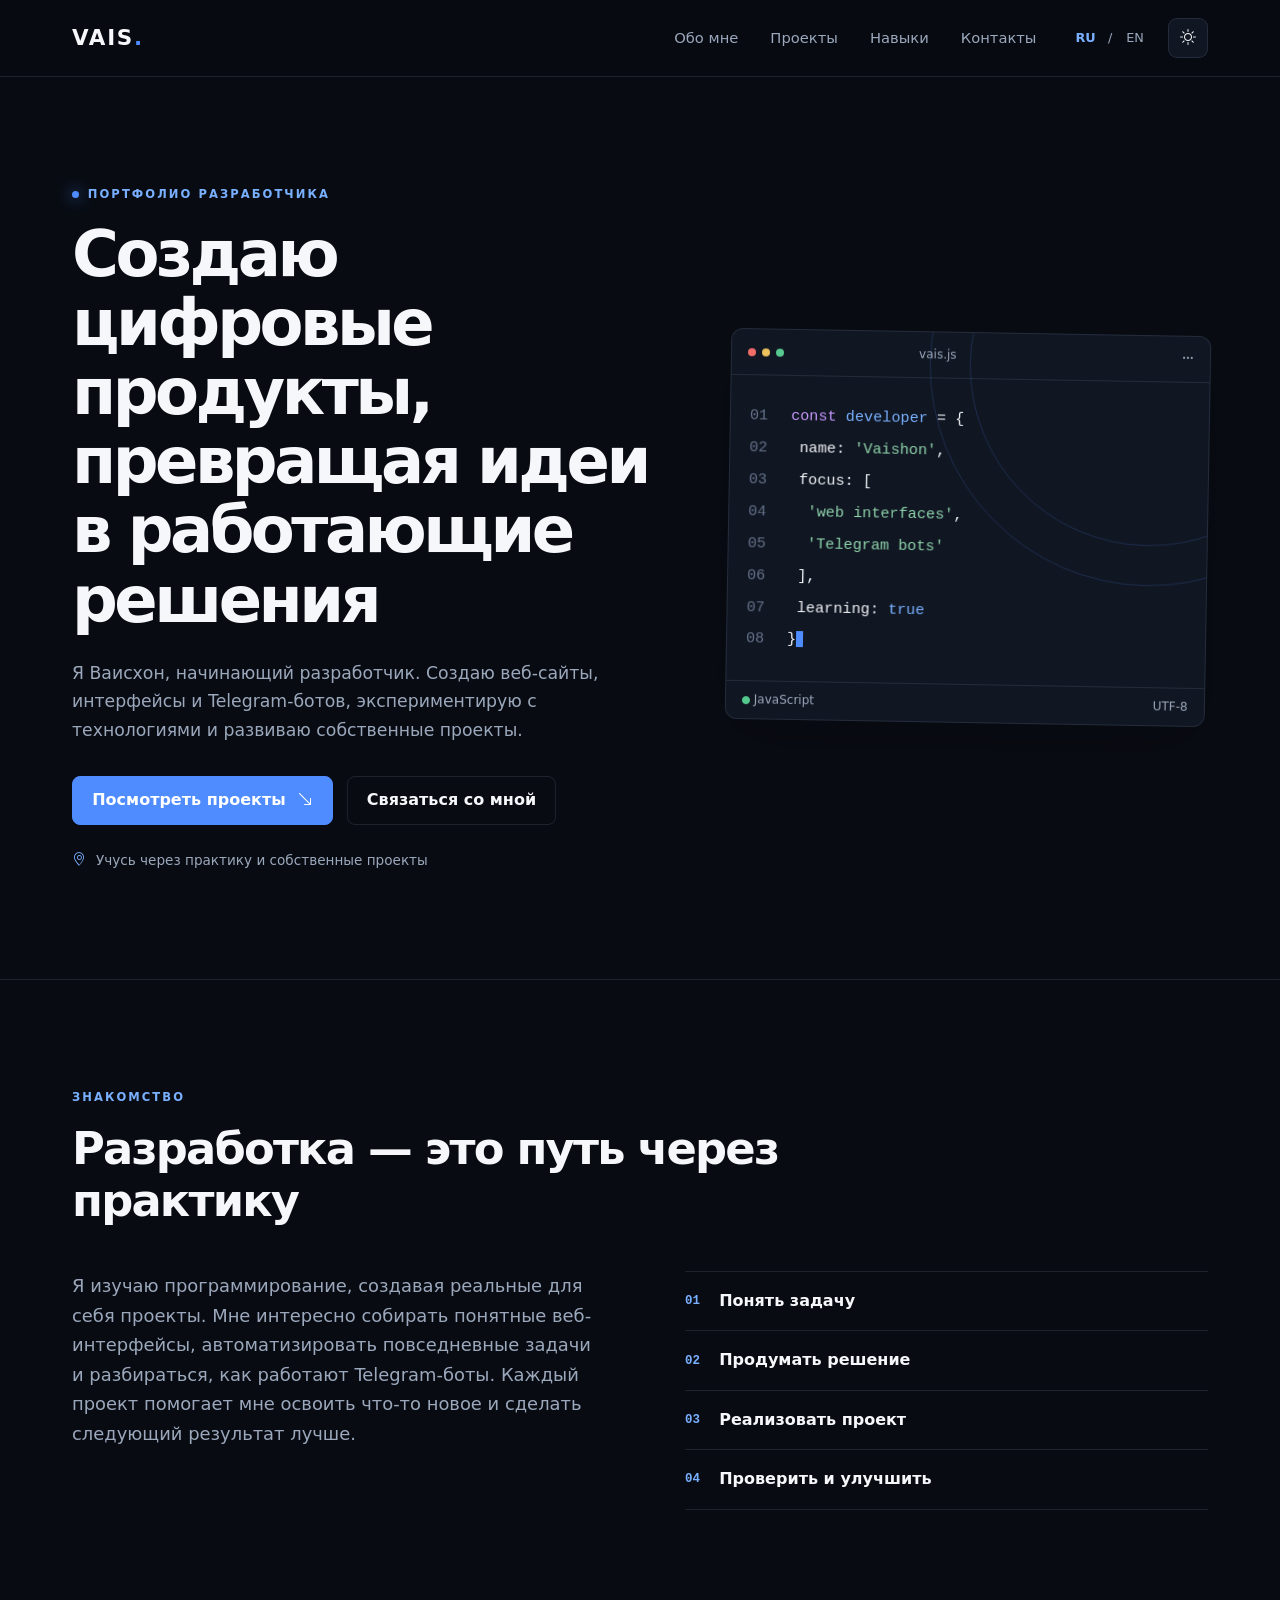
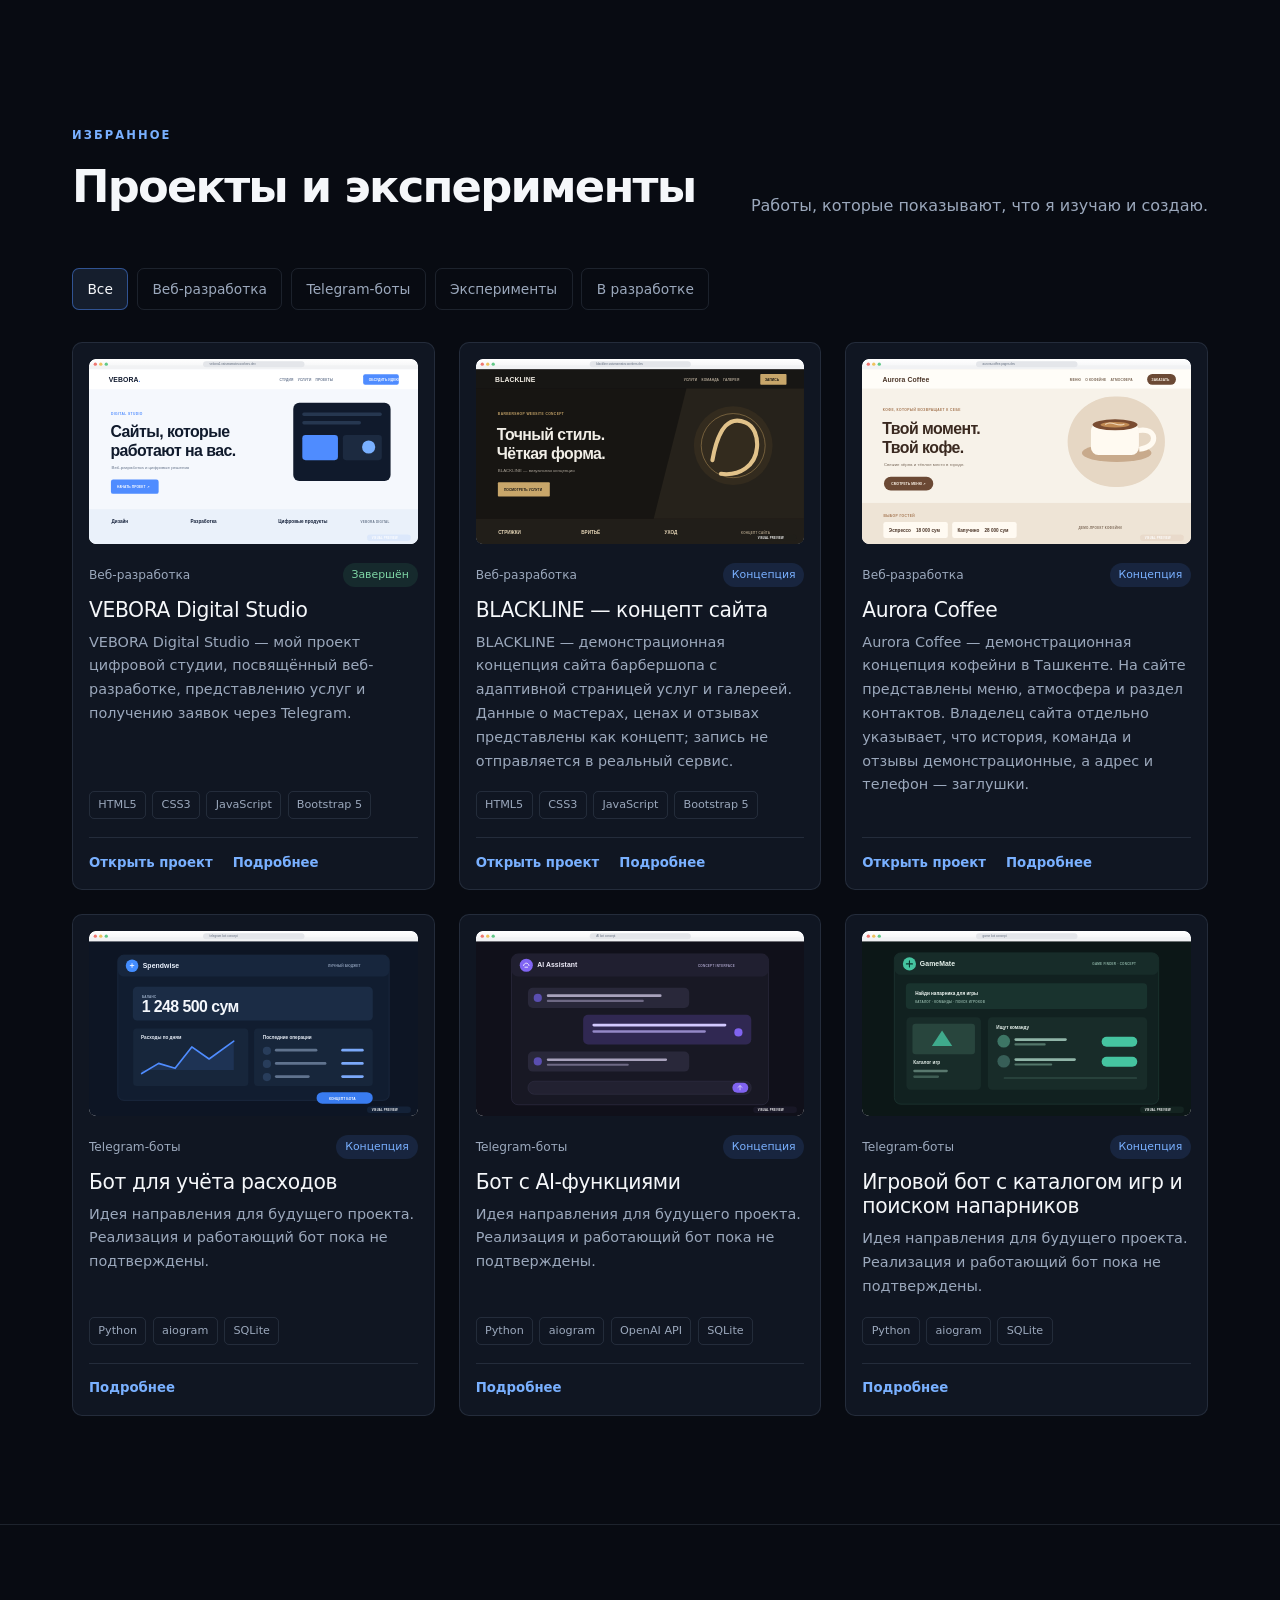
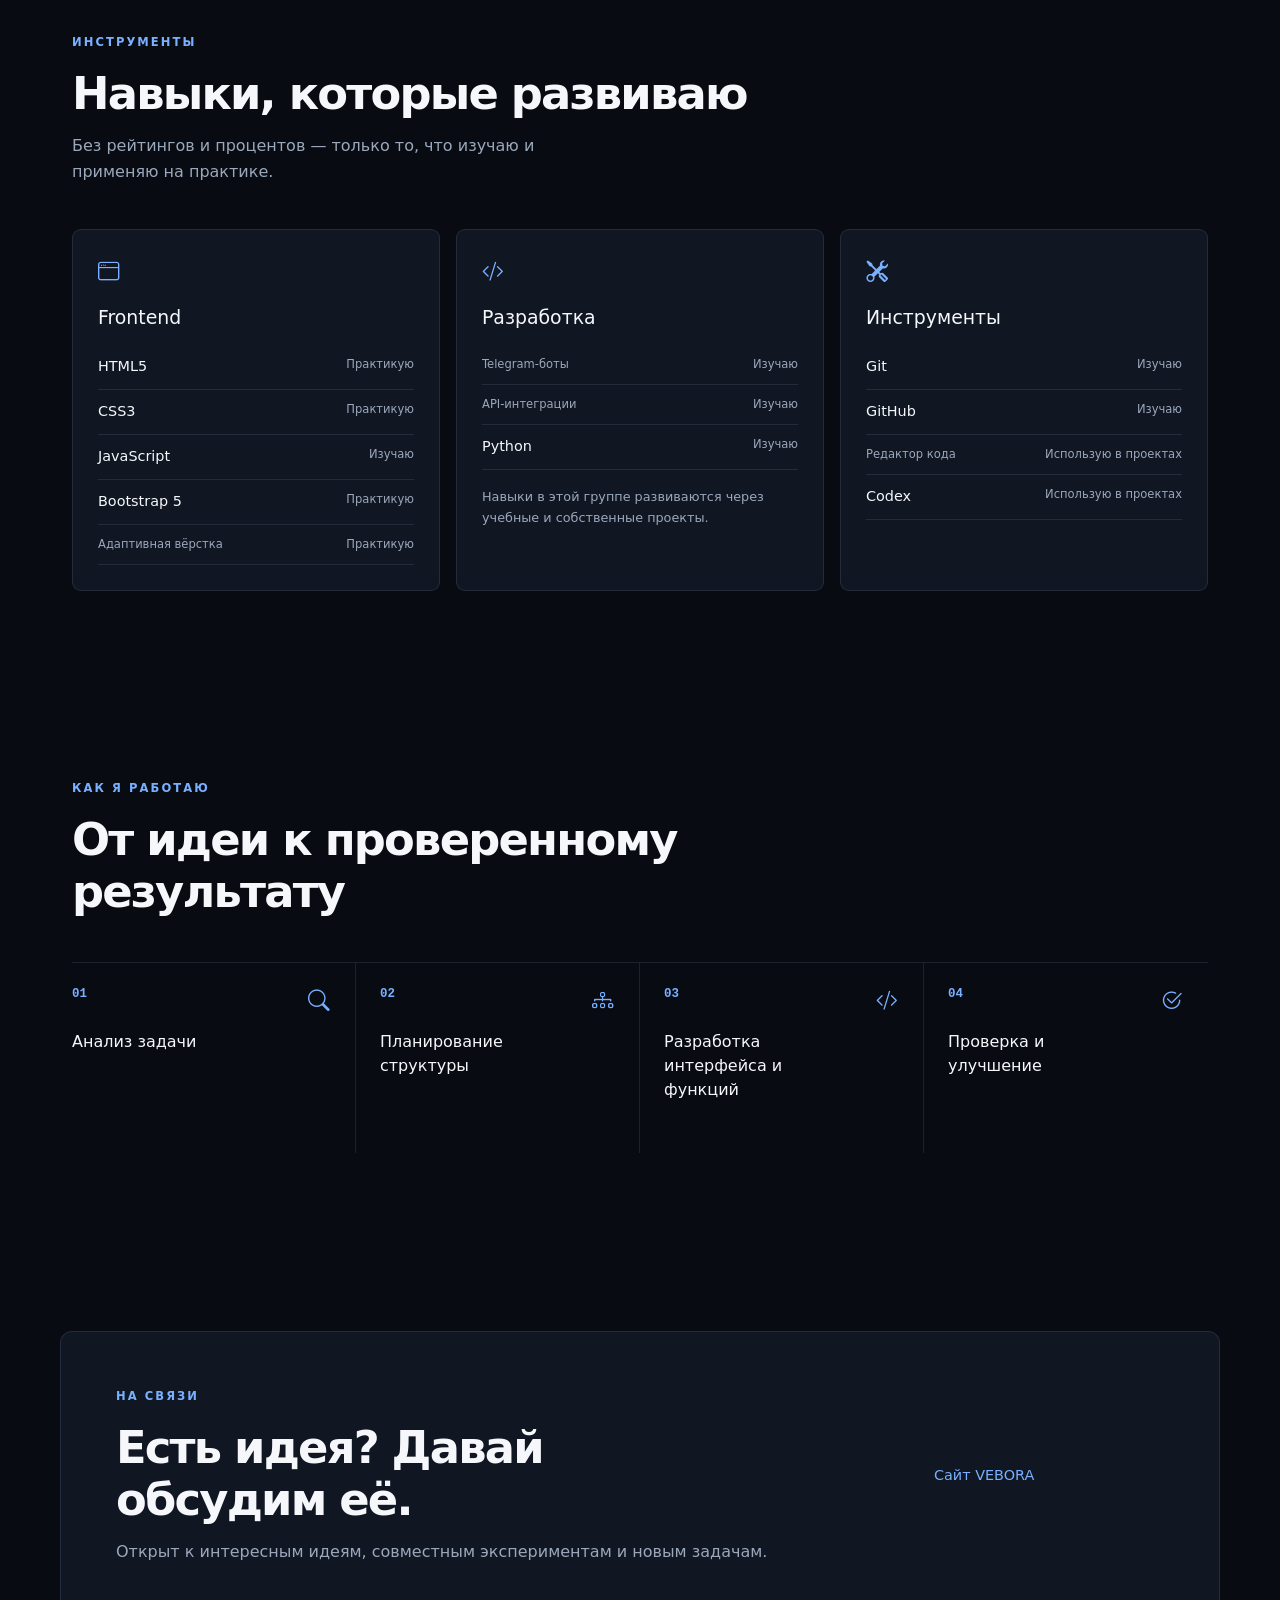
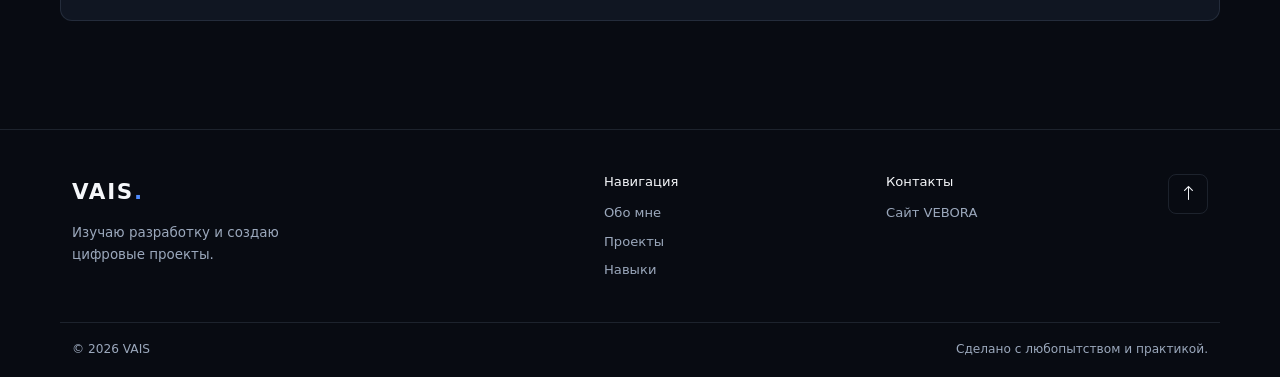
<file: vais-portfolio/index.html>
<!doctype html>
<html lang="ru">
<head>
  <meta charset="utf-8"><meta name="viewport" content="width=device-width, initial-scale=1">
  <title>VAIS — Портфолио разработчика</title>
  <meta name="description" content="Портфолио Ваисхона Маматова: веб-разработка, интерфейсы, Telegram-боты и личные проекты.">
  <meta property="og:type" content="website"><meta property="og:title" content="VAIS — Портфолио разработчика"><meta property="og:description" content="Веб-разработка, интерфейсы и цифровые эксперименты Ваисхона Маматова.">
  <meta name="theme-color" content="#080b12"><link rel="icon" href="favicon.svg" type="image/svg+xml"><link rel="stylesheet" href="https://cdn.jsdelivr.net/npm/bootstrap@5.3.3/dist/css/bootstrap.min.css"><link rel="stylesheet" href="https://cdn.jsdelivr.net/npm/bootstrap-icons@1.11.3/font/bootstrap-icons.min.css"><link rel="stylesheet" href="css/style.css"><link rel="stylesheet" href="css/responsive.css">
  <script type="application/ld+json">{"@context":"https://schema.org","@type":"Person","name":"Ваисхон Маматов","jobTitle":"Начинающий разработчик","knowsAbout":["Web development","JavaScript","Telegram bots"]}</script>
  <script defer src="js/config.js"></script><script defer src="js/translations.js"></script><script defer src="js/projects.js"></script><script defer src="js/main.js"></script>
</head>
<body>
<a class="skip-link" href="#main" data-i18n="skip">К основному содержимому</a>
<header class="site-header"><nav class="navbar navbar-expand-lg" aria-label="Основная навигация" data-i18n-aria="a11y.nav"><div class="container"><a class="navbar-brand brand" href="#main" aria-label="VAIS — главная">VAIS<span>.</span></a><button class="navbar-toggler" type="button" data-bs-toggle="collapse" data-bs-target="#navMain" aria-controls="navMain" aria-expanded="false" aria-label="Открыть меню" data-i18n-aria="a11y.menu"><span class="navbar-toggler-icon"></span></button><div class="collapse navbar-collapse" id="navMain"><ul class="navbar-nav ms-auto align-items-lg-center gap-lg-3"><li><a class="nav-link" href="#about" data-i18n="nav.about">Обо мне</a></li><li><a class="nav-link" href="#projects" data-i18n="nav.projects">Проекты</a></li><li><a class="nav-link" href="#skills" data-i18n="nav.skills">Навыки</a></li><li><a class="nav-link" href="#contact" data-i18n="nav.contact">Контакты</a></li></ul><div class="nav-tools"><div class="language-switch" role="group" aria-label="Язык интерфейса" data-i18n-aria="a11y.language"><button type="button" data-language="ru" aria-pressed="true">RU</button><span>/</span><button type="button" data-language="en" aria-pressed="false">EN</button></div><button class="icon-button theme-toggle" type="button" aria-label="Переключить тему" title="Переключить тему"><i class="bi bi-sun"></i></button></div></div></div></nav></header>
<main id="main">
<section class="hero section-pad"><div class="container hero-grid"><div class="hero-copy"><p class="eyebrow"><span class="pulse-dot"></span><span data-i18n="hero.eyebrow">ПОРТФОЛИО РАЗРАБОТЧИКА</span></p><h1 data-i18n="hero.title">Создаю цифровые продукты, превращая идеи в работающие решения</h1><p class="hero-lead" data-i18n="hero.lead">Я Ваисхон, начинающий разработчик. Создаю веб-сайты, интерфейсы и Telegram-ботов, экспериментирую с технологиями и развиваю собственные проекты.</p><div class="hero-actions"><a class="btn btn-primary" href="#projects"><span data-i18n="hero.projects">Посмотреть проекты</span><i class="bi bi-arrow-down-right"></i></a><a class="btn btn-outline" href="#contact" data-i18n="hero.contact">Связаться со мной</a></div><p class="hero-note"><i class="bi bi-geo-alt"></i> <span data-i18n="hero.note">Учусь через практику и собственные проекты</span></p></div><div class="code-window" aria-hidden="true"><div class="window-top"><div class="window-dots"><i></i><i></i><i></i></div><span>vais.js</span><i class="bi bi-three-dots"></i></div><div class="code-content"><p><span class="code-muted">01</span> <span class="code-purple">const</span> <span class="code-blue">developer</span> = {</p><p><span class="code-muted">02</span> &nbsp;name: <span class="code-green">'Vaishon'</span>,</p><p><span class="code-muted">03</span> &nbsp;focus: [</p><p><span class="code-muted">04</span> &nbsp;&nbsp;<span class="code-green">'web interfaces'</span>,</p><p><span class="code-muted">05</span> &nbsp;&nbsp;<span class="code-green">'Telegram bots'</span></p><p><span class="code-muted">06</span> &nbsp;],</p><p><span class="code-muted">07</span> &nbsp;learning: <span class="code-blue">true</span></p><p><span class="code-muted">08</span> }<span class="cursor"></span></p></div><div class="window-footer"><span><i class="bi bi-circle-fill"></i> JavaScript</span><span>UTF-8</span></div><div class="hero-orbit orbit-one"></div><div class="hero-orbit orbit-two"></div></div></div></section>
<section id="about" class="section-pad section-border"><div class="container"><div class="section-heading"><p class="eyebrow" data-i18n="about.eyebrow">ЗНАКОМСТВО</p><h2 data-i18n="about.title">Разработка — это путь через практику</h2></div><div class="about-grid"><p class="about-text" data-i18n="about.text">Я изучаю программирование, создавая реальные для себя проекты. Мне интересно собирать понятные веб-интерфейсы, автоматизировать повседневные задачи и разбираться, как работают Telegram-боты. Каждый проект помогает мне освоить что-то новое и сделать следующий результат лучше.</p><div class="principles"><div><span>01</span><p data-i18n="about.p1">Понять задачу</p></div><div><span>02</span><p data-i18n="about.p2">Продумать решение</p></div><div><span>03</span><p data-i18n="about.p3">Реализовать проект</p></div><div><span>04</span><p data-i18n="about.p4">Проверить и улучшить</p></div></div></div></div></section>
<section id="projects" class="section-pad"><div class="container"><div class="section-heading heading-row"><div><p class="eyebrow" data-i18n="projects.eyebrow">ИЗБРАННОЕ</p><h2 data-i18n="projects.title">Проекты и эксперименты</h2></div><p class="heading-note" data-i18n="projects.note">Работы, которые показывают, что я изучаю и создаю.</p></div><div class="filter-list" role="group" aria-label="Фильтр проектов" data-i18n-aria="a11y.filter"><button class="filter-button active" data-filter="all" data-i18n="filter.all">Все</button><button class="filter-button" data-filter="web" data-i18n="filter.web">Веб-разработка</button><button class="filter-button" data-filter="bots" data-i18n="filter.bots">Telegram-боты</button><button class="filter-button" data-filter="experiments" data-i18n="filter.experiments">Эксперименты</button><button class="filter-button" data-filter="development" data-i18n="filter.development">В разработке</button></div><div id="projectGrid" class="row g-4 project-grid" aria-live="polite"></div><noscript><div class="noscript-note"><p>VEBORA Digital Studio — мой собственный проект цифровой студии, посвящённый веб-разработке, представлению услуг и получению заявок через Telegram.</p><p>Другие направления — концепции Telegram-ботов: учёт расходов, AI-функции, каталог игр и поиск напарников. Их реализация пока не подтверждена.</p><a href="https://vebora1.vaismamatov.workers.dev/" rel="noopener noreferrer">Открыть сайт VEBORA</a></div></noscript></div></section>
<section id="skills" class="section-pad section-border"><div class="container"><div class="section-heading"><p class="eyebrow" data-i18n="skills.eyebrow">ИНСТРУМЕНТЫ</p><h2 data-i18n="skills.title">Навыки, которые развиваю</h2><p class="section-intro" data-i18n="skills.intro">Без рейтингов и процентов — только то, что изучаю и применяю на практике.</p></div><div class="row g-3 skills-grid"><div class="col-md-4"><article class="skill-card"><i class="bi bi-window"></i><h3 data-i18n="skills.frontend">Frontend</h3><ul><li>HTML5 <span data-i18n="status.practice">Практикую</span></li><li>CSS3 <span data-i18n="status.practice">Практикую</span></li><li>JavaScript <span data-i18n="status.learning">Изучаю</span></li><li>Bootstrap 5 <span data-i18n="status.practice">Практикую</span></li><li><span data-i18n="skills.responsive">Адаптивная вёрстка</span><span data-i18n="status.practice">Практикую</span></li></ul></article></div><div class="col-md-4"><article class="skill-card"><i class="bi bi-code-slash"></i><h3 data-i18n="skills.development">Разработка</h3><ul><li><span data-i18n="skills.bots">Telegram-боты</span><span data-i18n="status.learning">Изучаю</span></li><li><span data-i18n="skills.api">API-интеграции</span><span data-i18n="status.learning">Изучаю</span></li><li>Python <span data-i18n="status.learning">Изучаю</span></li></ul><p class="skill-footnote" data-i18n="skills.devnote">Навыки в этой группе развиваются через учебные и собственные проекты.</p></article></div><div class="col-md-4"><article class="skill-card"><i class="bi bi-tools"></i><h3 data-i18n="skills.tools">Инструменты</h3><ul><li>Git <span data-i18n="status.learning">Изучаю</span></li><li>GitHub <span data-i18n="status.learning">Изучаю</span></li><li><span data-i18n="skills.editor">Редактор кода</span><span data-i18n="status.using">Использую в проектах</span></li><li>Codex <span data-i18n="status.using">Использую в проектах</span></li></ul></article></div></div></div></section>
<section class="section-pad process-section"><div class="container"><div class="section-heading"><p class="eyebrow" data-i18n="process.eyebrow">КАК Я РАБОТАЮ</p><h2 data-i18n="process.title">От идеи к проверенному результату</h2></div><div class="process-grid"><article><span>01</span><i class="bi bi-search"></i><h3 data-i18n="process.one">Анализ задачи</h3></article><article><span>02</span><i class="bi bi-diagram-3"></i><h3 data-i18n="process.two">Планирование структуры</h3></article><article><span>03</span><i class="bi bi-code-slash"></i><h3 data-i18n="process.three">Разработка интерфейса и функций</h3></article><article><span>04</span><i class="bi bi-check2-circle"></i><h3 data-i18n="process.four">Проверка и улучшение</h3></article></div></div></section>
<section id="contact" class="section-pad contact-section"><div class="container contact-box"><div><p class="eyebrow" data-i18n="contact.eyebrow">НА СВЯЗИ</p><h2 data-i18n="contact.title">Есть идея? Давай обсудим её.</h2><p data-i18n="contact.text">Открыт к интересным идеям, совместным экспериментам и новым задачам.</p></div><div id="contactLinks" class="contact-links"><!-- Optional contacts are populated from config.js --></div></div></section>
</main>
<footer class="site-footer"><div class="container footer-main"><div><a class="brand" href="#main">VAIS<span>.</span></a><p data-i18n="footer.blurb">Изучаю разработку и создаю цифровые проекты.</p></div><div><h2 data-i18n="footer.nav">Навигация</h2><a href="#about" data-i18n="nav.about">Обо мне</a><a href="#projects" data-i18n="nav.projects">Проекты</a><a href="#skills" data-i18n="nav.skills">Навыки</a></div><div><h2 data-i18n="footer.contact">Контакты</h2><div id="footerContacts"></div></div><a class="back-top" href="#main" aria-label="Наверх" data-i18n-aria="a11y.top"><i class="bi bi-arrow-up"></i></a></div><div class="container footer-bottom"><span>© <span id="currentYear"></span> VAIS</span><span data-i18n="footer.made">Сделано с любопытством и практикой.</span></div></footer>
<div class="toast-container position-fixed bottom-0 end-0 p-3"><div id="siteToast" class="toast" role="status" aria-live="polite"><div class="toast-body" id="toastMessage"></div></div></div>
<script src="https://cdn.jsdelivr.net/npm/bootstrap@5.3.3/dist/js/bootstrap.bundle.min.js"></script>
</body></html>
</file>
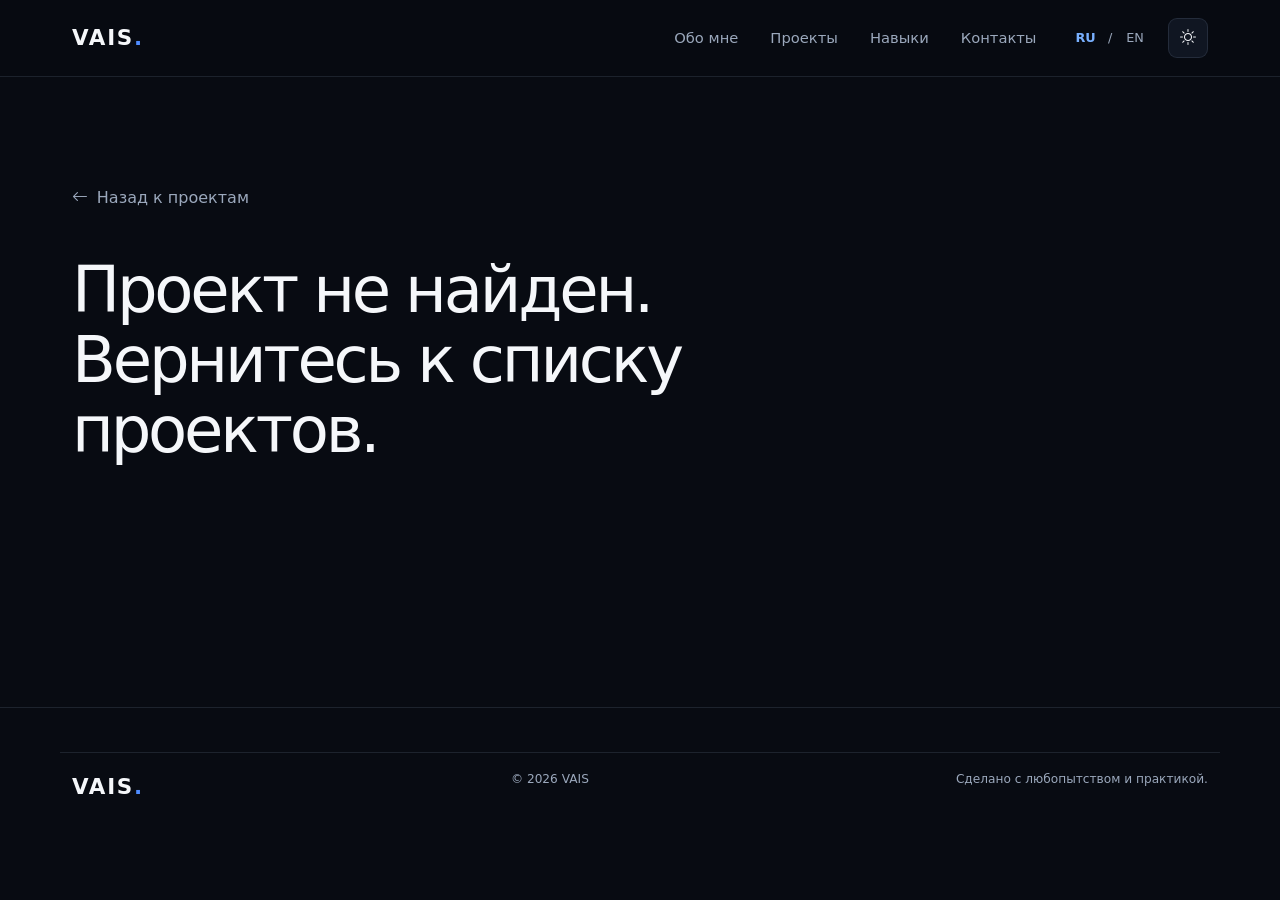
<file: vais-portfolio/project.html>
<!doctype html><html lang="ru"><head><meta charset="utf-8"><meta name="viewport" content="width=device-width, initial-scale=1"><title>Проект — VAIS</title><meta name="description" content="Подробная информация о проекте из портфолио VAIS."><meta property="og:title" content="Проект — VAIS"><meta property="og:description" content="Подробности проекта из портфолио разработчика VAIS."><meta property="og:type" content="website"><meta name="theme-color" content="#080b12"><link rel="icon" href="favicon.svg" type="image/svg+xml"><link rel="stylesheet" href="https://cdn.jsdelivr.net/npm/bootstrap@5.3.3/dist/css/bootstrap.min.css"><link rel="stylesheet" href="https://cdn.jsdelivr.net/npm/bootstrap-icons@1.11.3/font/bootstrap-icons.min.css"><link rel="stylesheet" href="css/style.css"><link rel="stylesheet" href="css/responsive.css"><script defer src="js/config.js"></script><script defer src="js/translations.js"></script><script defer src="js/projects.js"></script><script defer src="js/main.js"></script><script defer src="js/project.js"></script></head><body><a class="skip-link" href="#main" data-i18n="skip">К основному содержимому</a><header class="site-header"><nav class="navbar navbar-expand-lg" aria-label="Основная навигация" data-i18n-aria="a11y.nav"><div class="container"><a class="navbar-brand brand" href="index.html">VAIS<span>.</span></a><button class="navbar-toggler" type="button" data-bs-toggle="collapse" data-bs-target="#navMain" aria-controls="navMain" aria-expanded="false" aria-label="Открыть меню" data-i18n-aria="a11y.menu"><span class="navbar-toggler-icon"></span></button><div class="collapse navbar-collapse" id="navMain"><ul class="navbar-nav ms-auto align-items-lg-center gap-lg-3"><li><a class="nav-link" href="index.html#about" data-i18n="nav.about">Обо мне</a></li><li><a class="nav-link" href="index.html#projects" data-i18n="nav.projects">Проекты</a></li><li><a class="nav-link" href="index.html#skills" data-i18n="nav.skills">Навыки</a></li><li><a class="nav-link" href="index.html#contact" data-i18n="nav.contact">Контакты</a></li></ul><div class="nav-tools"><div class="language-switch" role="group" aria-label="Язык интерфейса" data-i18n-aria="a11y.language"><button type="button" data-language="ru" aria-pressed="true">RU</button><span>/</span><button type="button" data-language="en" aria-pressed="false">EN</button></div><button class="icon-button theme-toggle" type="button" aria-label="Переключить тему" title="Переключить тему"><i class="bi bi-sun"></i></button></div></div></div></nav></header><main id="main" class="project-page section-pad"><div class="container"><a href="index.html#projects" class="back-link"><i class="bi bi-arrow-left"></i> <span data-i18n="project.back">Назад к проектам</span></a><article id="projectDetail" class="project-detail"><p class="eyebrow" data-i18n="project.loading">ЗАГРУЗКА ПРОЕКТА…</p></article></div></main><footer class="site-footer"><div class="container footer-bottom"><a class="brand" href="index.html">VAIS<span>.</span></a><span>© <span id="currentYear"></span> VAIS</span><span data-i18n="footer.made">Сделано с любопытством и практикой.</span></div></footer><script src="https://cdn.jsdelivr.net/npm/bootstrap@5.3.3/dist/js/bootstrap.bundle.min.js"></script></body></html>
</file>
<file: vais-portfolio/css/style.css>
:root{color-scheme:dark;--bg:#080b12;--surface:#101622;--surface-2:#151e2d;--text:#f5f7fa;--muted:#9ba8bc;--accent:#4f8cff;--accent-2:#79b0ff;--border:rgba(169,190,222,.13);--shadow:0 20px 60px rgba(0,0,0,.22);--header:rgba(8,11,18,.84)}
:root[data-theme="light"]{color-scheme:light;--bg:#f5f7fa;--surface:#fff;--surface-2:#eaf0f8;--text:#111827;--muted:#526177;--accent:#2465d6;--accent-2:#1757c3;--border:rgba(33,55,88,.14);--shadow:0 18px 55px rgba(24,42,70,.09);--header:rgba(245,247,250,.88)}
*{box-sizing:border-box}html{scroll-behavior:smooth;scroll-padding-top:90px}body{margin:0;background:var(--bg);color:var(--text);font-family:Inter,ui-sans-serif,system-ui,-apple-system,"Segoe UI",sans-serif;line-height:1.65;transition:background-color .25s,color .25s}a{color:inherit;text-decoration:none}a:hover{color:var(--accent-2)}button{font:inherit}.container{max-width:1160px}.site-header{position:sticky;top:0;z-index:1000;background:var(--header);backdrop-filter:blur(16px);border-bottom:1px solid var(--border)}.navbar{min-height:76px;padding:.65rem 0}.brand,.navbar-brand{font-weight:800;letter-spacing:.08em;font-size:1.34rem;color:var(--text)}.brand span{color:var(--accent)}.navbar-brand:hover{color:var(--text)}.nav-link{color:var(--muted);font-size:.92rem}.nav-link:hover,.nav-link:focus{color:var(--text)}.navbar-toggler{border:1px solid var(--border);color:var(--text)}.navbar-toggler:focus{box-shadow:0 0 0 .2rem rgba(79,140,255,.25)}.navbar-toggler-icon{filter:invert(1)}:root[data-theme="light"] .navbar-toggler-icon{filter:none}.nav-tools{display:flex;gap:1rem;align-items:center;margin-left:1.5rem}.language-switch{display:flex;align-items:center;gap:.35rem;color:var(--muted);font-size:.8rem}.language-switch button{background:none;border:0;color:var(--muted);padding:.35rem;min-width:34px}.language-switch button[aria-pressed="true"]{color:var(--accent-2);font-weight:700}.icon-button{display:grid;place-items:center;width:40px;height:40px;border-radius:9px;border:1px solid var(--border);background:var(--surface);color:var(--text)}.skip-link{position:absolute;top:-60px;left:12px;z-index:2000;background:var(--surface);color:var(--text);padding:.7rem 1rem;border-radius:8px}.skip-link:focus{top:10px}.section-pad{padding:108px 0}.section-border{border-top:1px solid var(--border)}.hero{overflow:hidden;min-height:660px;display:flex;align-items:center}.hero-grid{display:grid;grid-template-columns:1.1fr .9fr;gap:70px;align-items:center}.eyebrow{margin:0 0 1rem;color:var(--accent-2);font-size:.72rem;font-weight:700;letter-spacing:.18em}.pulse-dot{display:inline-block;width:7px;height:7px;margin-right:.55rem;border-radius:50%;background:var(--accent);box-shadow:0 0 15px var(--accent)}h1,h2,h3,p{margin-top:0}.hero h1{max-width:710px;font-size:clamp(2.6rem,5vw,4.65rem);line-height:1.08;letter-spacing:-.055em;font-weight:700;margin-bottom:1.5rem}.hero-lead{max-width:590px;color:var(--muted);font-size:1.08rem}.hero-actions{display:flex;gap:.85rem;flex-wrap:wrap;margin:2rem 0 1.5rem}.btn{min-height:48px;display:inline-flex;align-items:center;justify-content:center;gap:.7rem;padding:.7rem 1.2rem;border-radius:8px;font-weight:600;transition:transform .2s,background .2s,color .2s,border-color .2s}.btn:hover{transform:translateY(-2px)}.btn-primary{background:var(--accent);border:1px solid var(--accent);color:#fff}.btn-primary:hover{background:#3979ed;color:#fff}.btn-outline{border:1px solid var(--border);color:var(--text);background:transparent}.btn-outline:hover{border-color:var(--accent);color:var(--accent-2)}.hero-note{font-size:.85rem;color:var(--muted);margin:0}.hero-note i{color:var(--accent-2);margin-right:.35rem}.code-window{position:relative;z-index:0;max-width:485px;width:100%;justify-self:end;background:var(--surface);border:1px solid var(--border);border-radius:12px;box-shadow:var(--shadow);overflow:hidden;transform:rotate(1deg);animation:arrive .7s ease both}.window-top,.window-footer{height:46px;padding:0 16px;display:flex;align-items:center;justify-content:space-between;color:var(--muted);font-size:.75rem;border-bottom:1px solid var(--border)}.window-footer{height:38px;border:0;border-top:1px solid var(--border)}.window-footer i{font-size:.5rem;color:#54c98d}.window-dots{display:flex;gap:6px}.window-dots i{width:8px;height:8px;border-radius:50%;background:#f16d68}.window-dots i:nth-child(2){background:#edc15c}.window-dots i:nth-child(3){background:#58c990}.window-top>span{margin-left:-90px}.code-content{padding:25px 19px;font:clamp(.76rem,1.2vw,.95rem)/2.1 ui-monospace,SFMono-Regular,Consolas,monospace;color:var(--text)}.code-content p{margin:0;white-space:nowrap}.code-muted{color:#65728a;display:inline-block;width:2rem}.code-purple{color:#c69aff}.code-blue{color:#79b0ff}.code-green{color:#91d6ad}.cursor{display:inline-block;width:7px;height:16px;background:var(--accent);vertical-align:middle;animation:blink 1s steps(2) infinite}.hero-orbit{position:absolute;border:1px solid rgba(79,140,255,.2);border-radius:50%;z-index:-1}.orbit-one{width:360px;height:360px;right:-120px;top:-150px}.orbit-two{width:440px;height:440px;right:-160px;top:-190px}.section-heading{margin-bottom:2.7rem}.section-heading h2,.contact-box h2{font-size:clamp(2rem,3.5vw,3.15rem);letter-spacing:-.04em;line-height:1.17;font-weight:650;max-width:720px;margin-bottom:.75rem}.section-intro,.heading-note{color:var(--muted);max-width:540px}.heading-row{display:flex;justify-content:space-between;align-items:end;gap:2rem}.heading-row .section-heading{margin:0}.heading-note{margin:0 0 .35rem}.about-grid{display:grid;grid-template-columns:1fr 1fr;gap:90px;align-items:start}.about-text{font-size:1.12rem;color:var(--muted);max-width:560px}.principles{border-top:1px solid var(--border)}.principles>div{display:flex;gap:1.2rem;align-items:center;padding:1rem 0;border-bottom:1px solid var(--border)}.principles span,.process-grid article>span{color:var(--accent-2);font:600 .78rem ui-monospace,monospace}.principles p{margin:0;font-weight:550}.filter-list{display:flex;gap:.55rem;flex-wrap:wrap;margin-bottom:2rem}.filter-button{border:1px solid var(--border);border-radius:7px;background:transparent;color:var(--muted);padding:.55rem .9rem;font-size:.86rem;transition:.2s}.filter-button:hover,.filter-button.active{background:var(--surface-2);color:var(--text);border-color:rgba(79,140,255,.48)}.project-card{height:100%;min-height:430px;padding:16px;border:1px solid var(--border);border-radius:10px;background:var(--surface);transition:transform .22s,border-color .22s,box-shadow .22s;display:flex;flex-direction:column}.project-card:hover{transform:translateY(-5px);border-color:rgba(79,140,255,.45);box-shadow:var(--shadow)}.project-visual{height:185px;position:relative;overflow:hidden;border-radius:7px;background:radial-gradient(ellipse at 70% 15%,rgba(79,140,255,.28),transparent 50%),linear-gradient(145deg,var(--surface-2),var(--bg));display:flex;align-items:center;justify-content:center;color:var(--accent-2)}.visual-mark{font:700 3.3rem ui-monospace,monospace;opacity:.8}.visual-lines{position:absolute;left:20px;right:20px;bottom:17px;display:flex;gap:7px;opacity:.42}.visual-lines i{height:3px;width:30%;background:var(--accent);border-radius:3px}.visual-lines i:nth-child(2){width:20%;opacity:.7}.visual-lines i:nth-child(3){width:12%;opacity:.45}.project-meta{display:flex;justify-content:space-between;gap:.6rem;align-items:center;margin:1.15rem 0 .65rem;color:var(--muted);font-size:.76rem}.project-status{border-radius:20px;padding:.2rem .55rem;font-size:.68rem;white-space:nowrap}.status-completed{background:rgba(64,184,124,.12);color:#7ed6a5}.status-concept{background:rgba(79,140,255,.13);color:var(--accent-2)}.status-development{background:rgba(238,174,65,.13);color:#efc068}.project-card h3{font-size:1.27rem;letter-spacing:-.02em;margin-bottom:.55rem}.project-card>p{font-size:.9rem;color:var(--muted);min-height:72px;margin-bottom:1.1rem}.tag-list{display:flex;gap:.4rem;flex-wrap:wrap;margin-top:auto}.tag-list span{font-size:.7rem;color:var(--muted);padding:.25rem .52rem;border:1px solid var(--border);border-radius:5px}.card-actions{border-top:1px solid var(--border);padding-top:.85rem;margin-top:1.1rem;display:flex;gap:1.25rem}.text-link{font-size:.83rem;font-weight:600;color:var(--accent-2)}.noscript-note{padding:1rem;background:var(--surface);color:var(--muted)}.skill-card{height:100%;padding:25px;background:var(--surface);border:1px solid var(--border);border-radius:9px}.skill-card>i{font-size:1.35rem;color:var(--accent-2)}.skill-card h3{margin:1rem 0;font-size:1.18rem}.skill-card ul{list-style:none;padding:0;margin:0}.skill-card li{display:flex;justify-content:space-between;gap:.8rem;padding:.63rem 0;border-bottom:1px solid var(--border);font-size:.9rem}.skill-card li span{color:var(--muted);font-size:.72rem;text-align:right}.skill-footnote{color:var(--muted);font-size:.8rem;margin:1rem 0 0}.process-section{padding-top:80px}.process-grid{display:grid;grid-template-columns:repeat(4,1fr);border-top:1px solid var(--border)}.process-grid article{min-height:190px;position:relative;padding:24px 24px 10px 0;border-right:1px solid var(--border)}.process-grid article+article{padding-left:24px}.process-grid article:last-child{border:0}.process-grid article>span{display:block;margin-bottom:1.8rem}.process-grid article>i{font-size:1.35rem;color:var(--accent-2);position:absolute;top:21px;right:25px}.process-grid h3{max-width:190px;font-size:1rem;line-height:1.5}.contact-section{padding-top:70px}.contact-box{padding:55px;background:var(--surface);border:1px solid var(--border);border-radius:12px;display:flex;align-items:center;justify-content:space-between;gap:3rem}.contact-box h2{max-width:600px}.contact-box p:not(.eyebrow){color:var(--muted);margin:0}.contact-links{min-width:230px;display:grid;gap:.7rem}.contact-item{display:flex;align-items:center;justify-content:space-between;gap:.5rem}.contact-link{font-size:.9rem;color:var(--accent-2)}.copy-button{border:1px solid var(--border);border-radius:6px;background:transparent;color:var(--text);font-size:.72rem;padding:.38rem .55rem}.contact-empty{color:var(--muted);font-size:.83rem;max-width:250px}.site-footer{border-top:1px solid var(--border);padding:44px 0 18px}.footer-main{display:grid;grid-template-columns:2fr 1fr 1fr auto;gap:2rem;align-items:start;padding-bottom:35px}.footer-main>div:first-child p{margin-top:.8rem;color:var(--muted);font-size:.84rem;max-width:260px}.footer-main h2{font-size:.82rem;margin:0 0 .8rem}.footer-main>div>a:not(.brand),#footerContacts a{display:block;color:var(--muted);font-size:.82rem;margin:.4rem 0}.back-top{width:40px;height:40px;display:grid;place-items:center;border:1px solid var(--border);border-radius:8px}.footer-bottom{display:flex;justify-content:space-between;gap:1rem;padding-top:16px;border-top:1px solid var(--border);color:var(--muted);font-size:.76rem}.project-page{min-height:70vh}.back-link{display:inline-flex;gap:.55rem;align-items:center;color:var(--muted);margin-bottom:2.7rem}.project-detail{max-width:830px}.project-detail h1{font-size:clamp(2.4rem,5vw,4rem);line-height:1.1;letter-spacing:-.05em;margin:0 0 2rem}.detail-meta{justify-content:flex-start;margin-bottom:1rem}.detail-section{padding:1.55rem 0;border-top:1px solid var(--border)}.detail-section h2{font-size:1.08rem;margin-bottom:.75rem}.detail-section p,.detail-section li{color:var(--muted)}.detail-section ul{padding-left:1.2rem}.project-detail>.btn{margin-right:.7rem;margin-top:1.3rem}.toast{background:var(--surface-2);color:var(--text);border:1px solid var(--border)}:focus-visible{outline:3px solid var(--accent-2);outline-offset:3px}::selection{background:rgba(79,140,255,.35)}
@keyframes blink{50%{opacity:0}}@keyframes arrive{from{opacity:0;transform:translateY(12px) rotate(1deg)}to{opacity:1;transform:translateY(0) rotate(1deg)}}
@media(prefers-reduced-motion:reduce){*,*::before,*::after{scroll-behavior:auto!important;animation-duration:.01ms!important;animation-iteration-count:1!important;transition-duration:.01ms!important}}
.brand{display:inline-block;transform-origin:50% 60%}.brand-is-animating{animation:brand-tap .44s cubic-bezier(.2,.8,.25,1)}.brand-is-animating span{animation:brand-dot .44s ease}@keyframes brand-tap{0%{transform:scale(1)}35%{transform:scale(1.13) rotate(-3deg)}68%{transform:scale(.96) rotate(2deg)}100%{transform:scale(1) rotate(0)}}@keyframes brand-dot{0%,100%{text-shadow:none}40%{text-shadow:0 0 15px var(--accent-2)}}
.project-preview{position:absolute;inset:0;display:block;width:100%;height:100%;object-fit:cover;object-position:center;border-radius:inherit}

.project-detail-preview{display:block;width:100%;height:auto;aspect-ratio:16/9;object-fit:cover;border:1px solid var(--border);border-radius:10px;margin:0 0 2rem}
</file>
<file: vais-portfolio/css/responsive.css>
@media(max-width:991.98px){.navbar-collapse{padding:1rem 0}.nav-tools{margin:1rem 0 0}.hero{min-height:auto}.hero-grid{grid-template-columns:1fr;gap:55px}.code-window{justify-self:start;max-width:530px}.hero h1{max-width:780px}.about-grid{gap:40px}.section-pad{padding:82px 0}.project-card{min-height:410px}.contact-box{padding:38px}}
@media(max-width:767.98px){.section-pad{padding:70px 0}.hero-grid{gap:38px}.hero h1{font-size:clamp(2.55rem,10vw,4.2rem)}.hero-lead{font-size:1rem}.heading-row{display:block}.heading-note{margin-top:1rem}.about-grid{grid-template-columns:1fr;gap:25px}.project-card{min-height:unset}.project-card>p{min-height:unset}.project-visual{height:170px}.process-grid{grid-template-columns:repeat(2,1fr)}.process-grid article{border-bottom:1px solid var(--border);min-height:165px}.process-grid article:nth-child(2){border-right:0;padding-left:20px}.process-grid article:nth-child(3){padding-left:0}.process-grid article:nth-child(4){border:0;padding-left:20px}.contact-box{display:block;padding:30px 24px}.contact-links{margin-top:1.5rem}.footer-main{grid-template-columns:1fr 1fr;gap:1.7rem}.footer-main>div:first-child{grid-column:1/-1}.back-top{align-self:end}.footer-bottom{flex-wrap:wrap}}
@media(max-width:480px){.container{padding-left:20px;padding-right:20px}.section-pad{padding:60px 0}.hero-actions{align-items:stretch;flex-direction:column}.hero-actions .btn{width:100%}.code-content{font-size:.73rem;padding:18px 12px}.window-top>span{margin-left:-45px}.filter-list{gap:.4rem}.filter-button{font-size:.78rem;padding:.48rem .65rem}.process-grid article{padding-right:12px}.process-grid article+article{padding-left:14px}.process-grid article:nth-child(4){padding-left:14px}.process-grid h3{font-size:.9rem}.contact-box{padding:25px 19px}.contact-item{align-items:flex-start;flex-direction:column}.footer-bottom{font-size:.69rem}}
</file>
